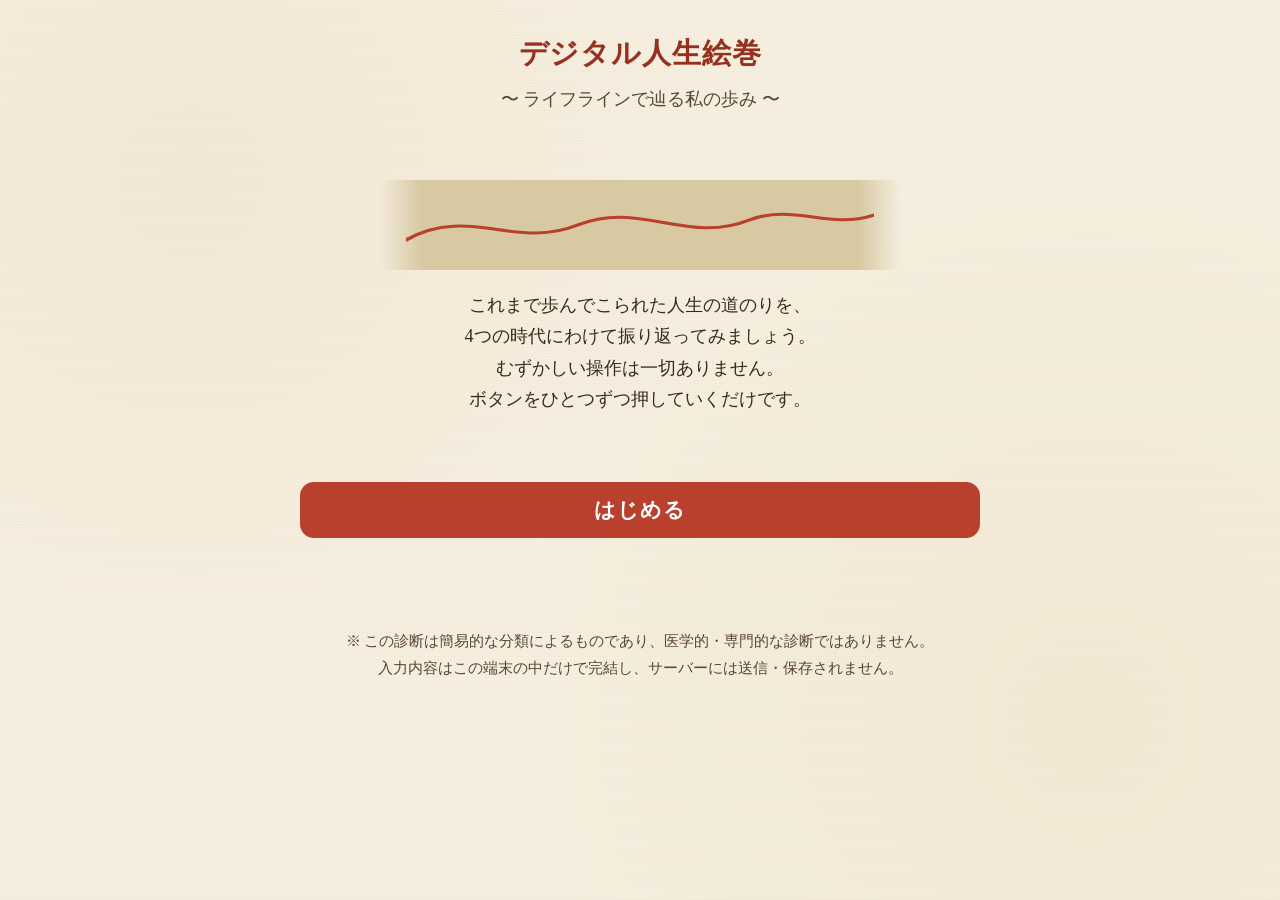
<file: index.html>
<!DOCTYPE html>
<html lang="ja">
<head>
<meta charset="UTF-8">
<meta name="viewport" content="width=device-width, initial-scale=1.0, maximum-scale=5.0">
<title>デジタル人生絵巻 〜ライフラインで辿る私の歩み〜</title>
<style>
  :root{
    --washi: #f6efdf;
    --washi-deep: #efe4ca;
    --ink: #3b2a1a;
    --ink-soft: #5a4632;
    --vermillion: #b8402c;
    --vermillion-dark: #963120;
    --gold: #b8862f;
    --line: #d8c9a3;
    --green: #4f6b4a;
  }
  * { box-sizing: border-box; }
  html, body {
    margin: 0;
    padding: 0;
    background: var(--washi);
    color: var(--ink);
    font-family: "Hiragino Mincho ProN", "Yu Mincho", "游明朝", "Noto Serif JP", serif;
    font-size: 18px;
    line-height: 1.75;
  }
  body {
    background-image:
      radial-gradient(circle at 15% 20%, rgba(184,64,44,0.04) 0, transparent 40%),
      radial-gradient(circle at 85% 80%, rgba(184,134,47,0.06) 0, transparent 45%),
      repeating-linear-gradient(0deg, rgba(90,70,50,0.02) 0px, rgba(90,70,50,0.02) 1px, transparent 1px, transparent 3px);
    min-height: 100vh;
  }
  .screen { display: none; max-width: 720px; margin: 0 auto; padding: 24px 20px 60px; }
  .screen.active { display: block; }

  header.app-header {
    text-align: center;
    padding: 28px 16px 10px;
  }
  header.app-header h1 {
    font-size: 1.6rem;
    margin: 0 0 6px;
    color: var(--vermillion-dark);
    letter-spacing: 0.03em;
  }
  header.app-header p.sub {
    margin: 0;
    color: var(--ink-soft);
    font-size: 1rem;
  }

  .card {
    background: rgba(255,253,246,0.75);
    border: 1px solid var(--line);
    border-radius: 18px;
    padding: 24px 22px;
    margin: 18px 0;
    box-shadow: 0 2px 10px rgba(90,70,50,0.08);
  }

  .btn {
    display: inline-flex;
    align-items: center;
    justify-content: center;
    min-height: 56px;
    padding: 12px 28px;
    font-size: 1.15rem;
    font-family: inherit;
    border-radius: 14px;
    border: 2px solid var(--vermillion);
    background: var(--vermillion);
    color: #fff;
    cursor: pointer;
    font-weight: bold;
    letter-spacing: 0.05em;
    transition: transform 0.08s ease, background 0.15s ease;
    width: 100%;
  }
  .btn:hover { background: var(--vermillion-dark); }
  .btn:active { transform: scale(0.98); }
  .btn.secondary {
    background: transparent;
    color: var(--vermillion-dark);
  }
  .btn.secondary:hover { background: rgba(184,64,44,0.08); }
  .btn.gold {
    background: var(--gold);
    border-color: var(--gold);
  }
  .btn.gold:hover { background: #9c711f; }
  .btn-row { display: flex; gap: 12px; flex-wrap: wrap; margin-top: 18px; }
  .btn-row .btn { flex: 1 1 200px; }

  .top-hero {
    text-align: center;
    padding: 10px 0 30px;
  }
  .top-hero .emaki-strip {
    height: 90px;
    margin: 20px auto;
    max-width: 520px;
    background: linear-gradient(90deg, transparent 0%, var(--line) 8%, var(--line) 92%, transparent 100%);
    border-radius: 6px;
    position: relative;
    display: flex;
    align-items: center;
    justify-content: center;
  }
  .top-hero .emaki-strip svg { width: 90%; height: 60px; }

  .stage-title {
    font-size: 1.25rem;
    font-weight: bold;
    color: var(--vermillion-dark);
    margin: 0 0 4px;
  }
  .stage-sub { color: var(--ink-soft); font-size: 0.95rem; margin: 0 0 14px; }

  .mood-grid {
    display: grid;
    grid-template-columns: repeat(5, 1fr);
    gap: 8px;
  }
  @media (max-width: 480px) {
    .mood-grid { grid-template-columns: repeat(5, 1fr); gap: 6px; }
    .mood-btn { font-size: 1.6rem !important; padding: 8px 2px !important; }
    .mood-btn .mood-label { font-size: 0.65rem !important; }
  }
  .mood-btn {
    display: flex;
    flex-direction: column;
    align-items: center;
    gap: 4px;
    padding: 12px 4px;
    min-height: 78px;
    border-radius: 14px;
    border: 2px solid var(--line);
    background: #fffdf6;
    cursor: pointer;
    font-size: 2rem;
    color: var(--ink);
    font-family: inherit;
  }
  .mood-btn .mood-label {
    font-size: 0.78rem;
    line-height: 1.2;
    font-weight: bold;
  }
  .mood-btn.selected {
    border-color: var(--vermillion);
    background: rgba(184,64,44,0.10);
    box-shadow: 0 0 0 3px rgba(184,64,44,0.15);
  }

  .memo-box { margin-top: 22px; }
  .memo-box label {
    display: block;
    font-weight: bold;
    margin-bottom: 8px;
    color: var(--ink-soft);
  }
  .memo-box input[type=text] {
    width: 100%;
    font-size: 1.1rem;
    font-family: inherit;
    padding: 14px;
    border-radius: 10px;
    border: 2px solid var(--line);
    background: #fffdf6;
    color: var(--ink);
  }

  .preview-wrap { text-align: center; margin: 10px 0; }
  canvas#preview-canvas, canvas#result-canvas {
    max-width: 100%;
    border-radius: 16px;
    background: var(--washi-deep);
    border: 1px solid var(--line);
  }

  .progress-hint {
    text-align: center;
    color: var(--ink-soft);
    font-size: 0.95rem;
    margin-bottom: 6px;
  }

  .result-title {
    text-align: center;
    font-size: 1.5rem;
    color: var(--vermillion-dark);
    margin: 4px 0 2px;
  }
  .result-subtitle {
    text-align: center;
    color: var(--ink-soft);
    margin: 0 0 18px;
    font-size: 1.05rem;
  }
  .msg-block {
    margin: 14px 0;
    padding-left: 14px;
    border-left: 4px solid var(--gold);
  }
  .msg-block h3 {
    margin: 0 0 6px;
    font-size: 1.1rem;
    color: var(--ink);
  }
  .msg-block p { margin: 0; color: var(--ink-soft); }

  .voice-message {
    background: #fffdf6;
    border: 2px dashed var(--vermillion);
    border-radius: 14px;
    padding: 18px 20px;
    margin: 20px 0;
    text-align: center;
    font-size: 1.15rem;
    font-weight: bold;
    color: var(--vermillion-dark);
  }

  .temple-card {
    background: linear-gradient(135deg, rgba(184,134,47,0.12), rgba(184,64,44,0.06));
    border: 1px solid var(--gold);
    border-radius: 18px;
    padding: 22px;
    margin: 24px 0;
    text-align: center;
  }
  .temple-card h3 {
    margin: 0 0 10px;
    color: var(--vermillion-dark);
    font-size: 1.2rem;
  }
  .temple-card p { margin: 0; color: var(--ink-soft); }

  footer.app-footer {
    text-align: center;
    color: var(--ink-soft);
    font-size: 0.85rem;
    padding: 30px 20px 10px;
  }

  @media print {
    header.app-header, .btn-row, .no-print { display: none !important; }
    body { background: #fff; }
    .card { box-shadow: none; border: 1px solid #ccc; }
  }
</style>
</head>
<body>

<header class="app-header">
  <h1>デジタル人生絵巻</h1>
  <p class="sub">〜 ライフラインで辿る私の歩み 〜</p>
</header>

<!-- 画面1: トップ -->
<section id="screen-top" class="screen active">
  <div class="top-hero">
    <div class="emaki-strip">
      <svg viewBox="0 0 300 60" preserveAspectRatio="none">
        <path d="M0,45 C40,10 70,55 110,30 C150,5 180,50 220,25 C250,8 270,35 300,20"
              fill="none" stroke="#b8402c" stroke-width="3" stroke-linecap="round"/>
      </svg>
    </div>
    <p>
      これまで歩んでこられた人生の道のりを、<br>
      4つの時代にわけて振り返ってみましょう。<br>
      むずかしい操作は一切ありません。<br>
      ボタンをひとつずつ押していくだけです。
    </p>
  </div>
  <div class="btn-row">
    <button class="btn" onclick="goToInput()">はじめる</button>
  </div>
</section>

<!-- 画面2: 入力 -->
<section id="screen-input" class="screen">
  <p class="progress-hint">それぞれの時代を振り返り、あてはまるものを選んでください</p>

  <div class="preview-wrap">
    <canvas id="preview-canvas" width="640" height="220"></canvas>
  </div>

  <div id="stage-cards"></div>

  <div class="memo-box card">
    <label for="memo-input">✏️ 一番印象に残っている出来事は？（例：就職、結婚、孫の誕生など／省略できます）</label>
    <input type="text" id="memo-input" placeholder="ここに入力してください（音声入力もできます）">
  </div>

  <div class="btn-row">
    <button class="btn secondary" onclick="goToTop()">もどる</button>
    <button class="btn" onclick="goToResult()">この道のりで診断する</button>
  </div>
</section>

<!-- 画面3: 結果 -->
<section id="screen-result" class="screen">
  <h2 class="result-title" id="result-type-title">診断結果</h2>
  <p class="result-subtitle" id="result-type-name"></p>

  <div class="preview-wrap">
    <canvas id="result-canvas" width="640" height="260"></canvas>
  </div>

  <div class="card">
    <div class="msg-block">
      <h3>📖 あなたの道のり</h3>
      <p id="msg-feature"></p>
    </div>
    <div class="msg-block">
      <h3>🧠 心理学からのメッセージ</h3>
      <p id="msg-psychology"></p>
    </div>
    <div class="msg-block">
      <h3>🙏 仏教・ビハーラからのメッセージ</h3>
      <p id="msg-buddhism"></p>
    </div>
  </div>

  <div class="voice-message" id="msg-voice"></div>

  <div class="temple-card">
    <h3>お寺の縁側へのお誘い</h3>
    <p>
      人生の荷物をふっと下ろしたくなったら、<br>
      いつでもお寺の縁側へお立ち寄りください。<br>
      お茶を一杯、ご一緒にいかがですか。
    </p>
  </div>

  <div class="btn-row no-print">
    <button class="btn gold" onclick="saveImage()">絵巻を画像として保存</button>
    <button class="btn secondary" onclick="window.print()">印刷する</button>
  </div>
  <div class="btn-row no-print">
    <button class="btn secondary" onclick="goToTop()">もう一度はじめから</button>
  </div>
</section>

<footer class="app-footer">
  ※ この診断は簡易的な分類によるものであり、医学的・専門的な診断ではありません。<br>
  入力内容はこの端末の中だけで完結し、サーバーには送信・保存されません。
</footer>

<script>
(function(){

  var STAGES = [
    { key: 'a', title: '① こどもの頃', sub: '（〜10代）', question: 'あの頃はどんな日々でしたか？' },
    { key: 'b', title: '② わかい頃', sub: '（20〜30代：仕事・結婚・子育てなど）', question: 'あの頃はどんな日々でしたか？' },
    { key: 'c', title: '③ あぶらの乗った頃', sub: '（40〜50代：責任・人生の山場）', question: 'あの頃はどんな日々でしたか？' },
    { key: 'd', title: '④ いま・これから', sub: '（60代以降）', question: '今はどんな日々ですか？' }
  ];

  var MOODS = [
    { value: -2, emoji: '⛈️', label: 'とても\n大変', full: 'とても大変だった' },
    { value: -1, emoji: '☁️', label: '少し\n苦しい', full: '少し苦しかった' },
    { value: 0,  emoji: '☀️', label: '平穏', full: '平穏だった' },
    { value: 1,  emoji: '🌤️', label: '充実', full: '充実していた' },
    { value: 2,  emoji: '🌈', label: '輝いて\nいた', full: '大変だったが輝いていた' }
  ];

  var scores = { a: null, b: null, c: null, d: null };

  var PATTERNS = {
    resilience: {
      name: '① 大器晩成・波乱万丈型（山越え谷越えの道）',
      feature: '若い頃や働き盛りの時期に大きな苦労がありましたが、そこを乗り越えて、今は穏やかで豊かな時期を迎えています。',
      psychology: '前半の逆境体験が、しなやかな回復力（レジリエンス）と、人生を深く見る知恵を育てました。苦労の分だけ、人としての厚みが増しています。',
      buddhism: '「泥中の蓮（でいちゅうのはす）」— 蓮の花は、泥の中からこそ美しく咲きます。あなたが経験した苦難という泥があったからこそ、今の大らかな心という花が咲いているのです。',
      voice: 'あの時、本当によく頑張りましたね。その苦労は、今のあなたの豊かさになっています。'
    },
    steady: {
      name: '② 誠実・着実前進型（穏やかな川の流れ）',
      feature: '大きく荒れることなく、一定のペースを保ちながら、着実に人生を積み重ねてこられました。',
      psychology: 'まじめに物事へ取り組む力（勤勉性）と、自分らしさ（自我同一性）を堅実に築き、周囲の人たちに安心感を与え続けてきた、安定の人生です。',
      buddhism: '「日日是好日（にちにちこれこうじつ）」— 特別な出来事がなくとも、平穏無事に今日という日を積み重ねてこられたこと自体が、何より尊い功績です。',
      voice: '静かに、けれど確かに歩んでこられましたね。その積み重ねこそが、何よりの宝物です。'
    },
    memory: {
      name: '③ 青春満開・追憶型（若き日の輝き道）',
      feature: '若い頃から働き盛りの時期にかけて充実の日々を過ごし、今は少し落ち着いた、静かな時期を迎えています。',
      psychology: 'それは、かつて仕事や家族のために力を出し切って生きてきた証です。今感じている寂しさは、これまでの人生をひとつにまとめていく「統合」への入り口です。',
      buddhism: '「諸行無常（しょぎょうむじょう）」— すべての景色は移りゆくもの。それを静かに受け容れ、今は「何もしない自分」を許してあげる、休息（ビハーラ）の時なのかもしれません。',
      voice: 'たくさんのことをやり遂げてきましたね。今は、ゆっくり休んでいい時です。'
    },
    endurance: {
      name: '④ 苦闘耐乏・慈愛型（風雪に耐えた道）',
      feature: '長い間、苦労が続く日々でしたが、それでも歩みを止めることなく、今日まで踏ん張ってこられました。',
      psychology: '厳しい環境を耐え抜き、今日まで命をつないでこられたことは、驚くべき強さの証です。その強さは、静かに人を思いやる力にもなっています。',
      buddhism: '「おかげさま・大慈悲（だいじひ）」— もう、重い荷物を下ろしてもいいのです。弱音を吐いて、それをそのまま受け止めてもらえる場所が、ちゃんとあります。',
      voice: 'よくぞここまで、一人で頑張ってこられました。もう、肩の荷を下ろしていいのですよ。'
    },
    colorful: {
      name: '⑤ 多彩な人生行路型（彩り豊かな道）',
      feature: '山あり谷ありの、変化に富んだ道のりでした。それはまさに、あなたらしい歩みの証です。',
      psychology: 'さまざまな出来事のたびに、その都度しなやかに形を変えて適応してこられました。ひとつの型にはまらない、あなただけの人生の物語です。',
      buddhism: '「一期一会（いちごいちえ）」— その時々に出会った出来事や人との縁のひとつひとつが、かけがえのない人生の彩りとなっています。',
      voice: '色々なことがありましたね。その一つひとつが、あなたらしい人生をつくっています。'
    }
  };

  function classify(s){
    var a = s.a, b = s.b, c = s.c, d = s.d;
    var all = [a,b,c,d];
    var max = Math.max.apply(null, all);
    var min = Math.min.apply(null, all);
    var range = max - min;
    var avg = (a+b+c+d) / 4;
    var dip = Math.min(b, c);
    var riseAfterDip = d - dip;
    var pastPeak = Math.max(a, b, c);
    var dropNow = pastPeak - d;

    if (dip <= -1 && riseAfterDip >= 2) {
      return PATTERNS.resilience;
    }
    if (avg <= -1) {
      return PATTERNS.endurance;
    }
    if (range <= 1) {
      return PATTERNS.steady;
    }
    if (pastPeak >= 1 && dropNow >= 2) {
      return PATTERNS.memory;
    }
    return PATTERNS.colorful;
  }

  // ---- 画面制御 ----
  function showScreen(id){
    document.querySelectorAll('.screen').forEach(function(el){ el.classList.remove('active'); });
    document.getElementById(id).classList.add('active');
    window.scrollTo(0,0);
  }
  window.goToTop = function(){
    scores = { a: null, b: null, c: null, d: null };
    document.getElementById('memo-input').value = '';
    buildStageCards();
    showScreen('screen-top');
  };
  window.goToInput = function(){
    showScreen('screen-input');
    drawPreview();
  };
  window.goToResult = function(){
    var filled = STAGES.every(function(st){ return scores[st.key] !== null; });
    if (!filled) {
      alert('4つの時代すべてで、あてはまるものをひとつずつ選んでください。');
      return;
    }
    renderResult();
    showScreen('screen-result');
  };

  // ---- 入力カード生成 ----
  function buildStageCards(){
    var container = document.getElementById('stage-cards');
    container.innerHTML = '';
    STAGES.forEach(function(stage){
      var card = document.createElement('div');
      card.className = 'card';

      var title = document.createElement('p');
      title.className = 'stage-title';
      title.textContent = stage.title + ' ' + stage.sub;
      card.appendChild(title);

      var sub = document.createElement('p');
      sub.className = 'stage-sub';
      sub.textContent = stage.question;
      card.appendChild(sub);

      var grid = document.createElement('div');
      grid.className = 'mood-grid';
      MOODS.forEach(function(mood){
        var btn = document.createElement('button');
        btn.type = 'button';
        btn.className = 'mood-btn';
        btn.setAttribute('aria-label', mood.full + ' を選択');
        btn.innerHTML = '<span>' + mood.emoji + '</span><span class="mood-label">' + mood.label.replace('\n','<br>') + '</span>';
        btn.addEventListener('click', function(){
          scores[stage.key] = mood.value;
          Array.prototype.forEach.call(grid.children, function(b){ b.classList.remove('selected'); });
          btn.classList.add('selected');
          drawPreview();
        });
        grid.appendChild(btn);
      });
      card.appendChild(grid);
      container.appendChild(card);
    });
  }

  // ---- 折れ線（絵巻風の滑らかな曲線）描画 ----
  function drawLifeline(canvas, s, opts){
    opts = opts || {};
    var ctx = canvas.getContext('2d');
    var w = canvas.width, h = canvas.height;
    ctx.clearRect(0,0,w,h);

    // 和紙背景
    var grad = ctx.createLinearGradient(0,0,0,h);
    grad.addColorStop(0, '#f4ecd8');
    grad.addColorStop(1, '#ecdfc2');
    ctx.fillStyle = grad;
    ctx.fillRect(0,0,w,h);

    var padX = 50, padY = 30;
    var plotW = w - padX*2, plotH = h - padY*2;

    // 基準線（平穏ライン）
    ctx.strokeStyle = 'rgba(90,70,50,0.25)';
    ctx.lineWidth = 1;
    ctx.beginPath();
    ctx.moveTo(padX, padY + plotH/2);
    ctx.lineTo(w - padX, padY + plotH/2);
    ctx.stroke();

    var labels = ['こども', 'わかい頃', 'あぶらの乗った頃', 'いま'];
    var keys = ['a','b','c','d'];
    var pts = [];
    for (var i = 0; i < 4; i++){
      var val = s[keys[i]];
      val = (val === null || val === undefined) ? 0 : val;
      var x = padX + (plotW * i / 3);
      var y = padY + plotH/2 - (val/2) * (plotH/2);
      pts.push({x:x, y:y, has: s[keys[i]] !== null && s[keys[i]] !== undefined});
    }

    // なめらかな曲線（キャットムル・ロム風のベジェ補間）
    ctx.lineWidth = 5;
    ctx.lineCap = 'round';
    ctx.lineJoin = 'round';
    ctx.strokeStyle = '#b8402c';
    ctx.shadowColor = 'rgba(184,64,44,0.25)';
    ctx.shadowBlur = 6;
    ctx.beginPath();
    ctx.moveTo(pts[0].x, pts[0].y);
    for (var j = 0; j < pts.length - 1; j++){
      var p0 = pts[j === 0 ? 0 : j-1];
      var p1 = pts[j];
      var p2 = pts[j+1];
      var p3 = pts[j+2 < pts.length ? j+2 : j+1];
      var cp1x = p1.x + (p2.x - p0.x) / 6;
      var cp1y = p1.y + (p2.y - p0.y) / 6;
      var cp2x = p2.x - (p3.x - p1.x) / 6;
      var cp2y = p2.y - (p3.y - p1.y) / 6;
      ctx.bezierCurveTo(cp1x, cp1y, cp2x, cp2y, p2.x, p2.y);
    }
    ctx.stroke();
    ctx.shadowBlur = 0;

    // 点とラベル
    ctx.font = (opts.small ? '12px' : '14px') + ' "Hiragino Mincho ProN", serif';
    ctx.fillStyle = '#3b2a1a';
    ctx.textAlign = 'center';
    pts.forEach(function(p, idx){
      ctx.fillStyle = p.has ? '#b8862f' : 'rgba(184,134,47,0.35)';
      ctx.beginPath();
      ctx.arc(p.x, p.y, 7, 0, Math.PI*2);
      ctx.fill();
      ctx.fillStyle = '#3b2a1a';
      ctx.fillText(labels[idx], p.x, h - 8);
    });
  }

  function drawPreview(){
    drawLifeline(document.getElementById('preview-canvas'), scores, {small:true});
  }

  function renderResult(){
    var canvas = document.getElementById('result-canvas');
    drawLifeline(canvas, scores, {});

    var pattern = classify(scores);
    document.getElementById('result-type-title').textContent = 'あなたの人生絵巻';
    document.getElementById('result-type-name').textContent = pattern.name;
    document.getElementById('msg-feature').textContent = pattern.feature;
    document.getElementById('msg-psychology').textContent = pattern.psychology;
    document.getElementById('msg-buddhism').textContent = pattern.buddhism;
    document.getElementById('msg-voice').textContent = '「' + pattern.voice + '」';

    var memo = document.getElementById('memo-input').value.trim();
    if (memo) {
      var memoP = document.createElement('p');
      memoP.style.textAlign = 'center';
      memoP.style.color = '#5a4632';
      memoP.style.marginTop = '-6px';
      memoP.textContent = '（心に残る出来事：' + memo + '）';
      var wrap = canvas.parentElement;
      var existing = wrap.querySelector('.memo-echo');
      if (existing) existing.remove();
      memoP.className = 'memo-echo';
      wrap.appendChild(memoP);
    } else {
      var wrap2 = canvas.parentElement;
      var ex2 = wrap2.querySelector('.memo-echo');
      if (ex2) ex2.remove();
    }
  }

  window.saveImage = function(){
    var canvas = document.getElementById('result-canvas');
    var link = document.createElement('a');
    link.download = 'デジタル人生絵巻.png';
    link.href = canvas.toDataURL('image/png');
    link.click();
  };

  buildStageCards();
})();
</script>

</body>
</html>
</file>
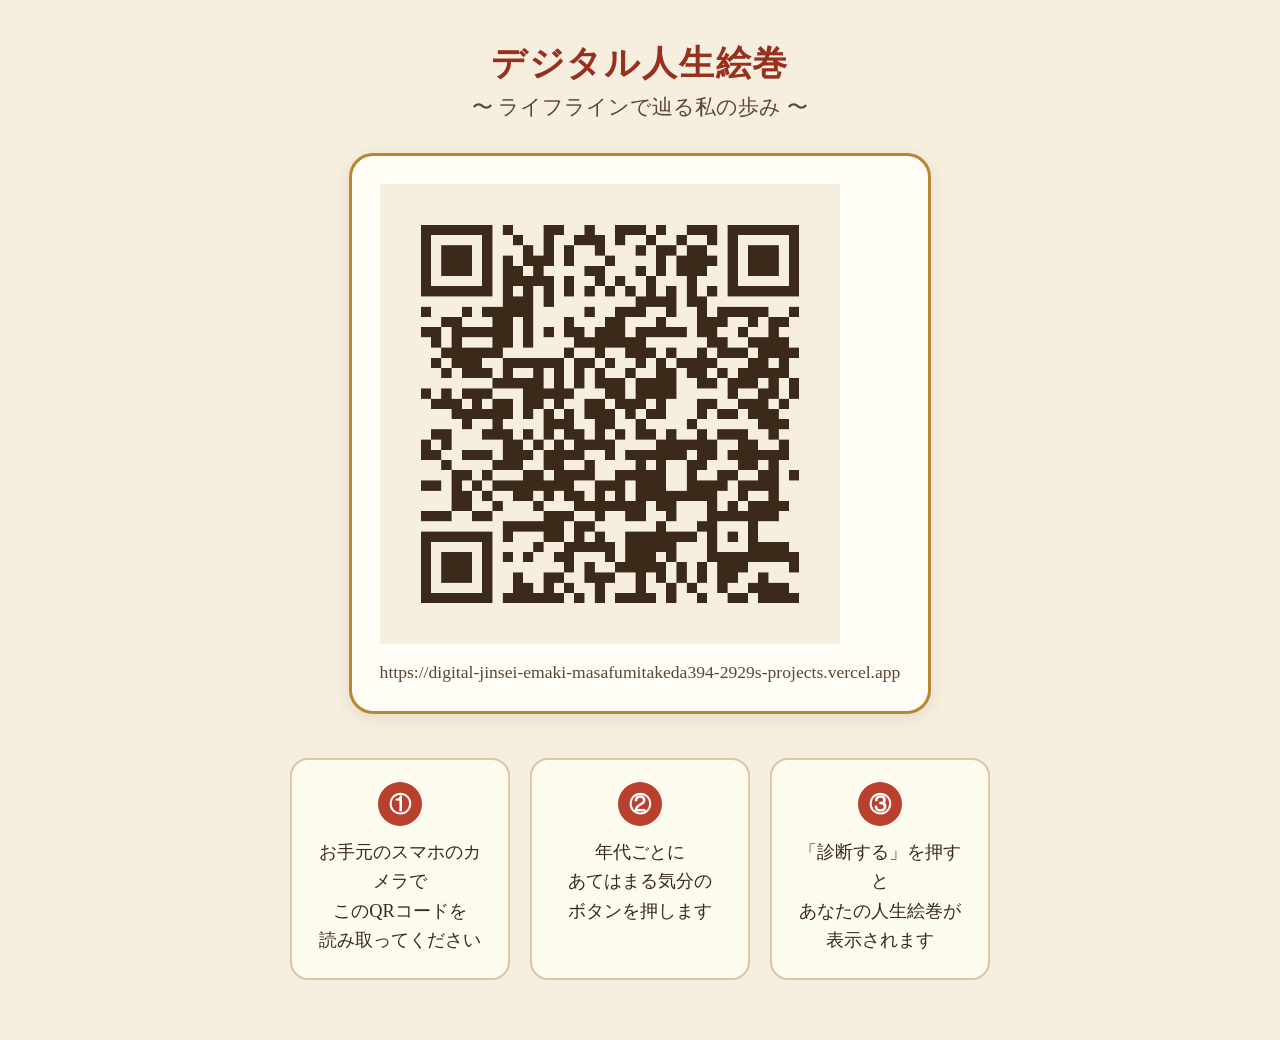
<file: qr.html>
<!DOCTYPE html>
<html lang="ja">
<head>
<meta charset="UTF-8">
<meta name="viewport" content="width=device-width, initial-scale=1.0">
<title>デジタル人生絵巻 QR案内</title>
<style>
  :root{
    --washi: #f6efdf;
    --ink: #3b2a1a;
    --ink-soft: #5a4632;
    --vermillion: #b8402c;
    --vermillion-dark: #963120;
    --gold: #b8862f;
    --line: #d8c9a3;
  }
  * { box-sizing: border-box; }
  html, body {
    margin: 0;
    padding: 0;
    background: var(--washi);
    color: var(--ink);
    font-family: "Hiragino Mincho ProN", "Yu Mincho", "游明朝", "Noto Serif JP", serif;
  }
  .page {
    max-width: 900px;
    margin: 0 auto;
    padding: 40px 24px 60px;
    text-align: center;
  }
  h1 {
    font-size: 2.2rem;
    color: var(--vermillion-dark);
    margin: 0 0 6px;
    letter-spacing: 0.05em;
  }
  p.sub {
    font-size: 1.3rem;
    color: var(--ink-soft);
    margin: 0 0 32px;
  }
  .qr-wrap {
    display: inline-block;
    background: #fffdf6;
    border: 3px solid var(--gold);
    border-radius: 24px;
    padding: 28px;
    box-shadow: 0 4px 16px rgba(90,70,50,0.12);
  }
  .qr-wrap img {
    width: min(70vw, 460px);
    height: auto;
    display: block;
  }
  .url-text {
    margin-top: 18px;
    font-size: 1.1rem;
    color: var(--ink-soft);
    word-break: break-all;
  }
  .steps {
    display: flex;
    flex-wrap: wrap;
    justify-content: center;
    gap: 20px;
    margin-top: 44px;
  }
  .step {
    background: rgba(255,253,246,0.8);
    border: 2px solid var(--line);
    border-radius: 18px;
    padding: 22px 20px;
    width: 220px;
  }
  .step .num {
    display: inline-flex;
    align-items: center;
    justify-content: center;
    width: 44px;
    height: 44px;
    border-radius: 50%;
    background: var(--vermillion);
    color: #fff;
    font-size: 1.4rem;
    font-weight: bold;
    margin-bottom: 12px;
  }
  .step p {
    font-size: 1.15rem;
    margin: 0;
    line-height: 1.6;
  }
  @media print {
    body { background: #fff; }
  }
</style>
</head>
<body>
<div class="page">
  <h1>デジタル人生絵巻</h1>
  <p class="sub">〜 ライフラインで辿る私の歩み 〜</p>

  <div class="qr-wrap">
    <img src="[data-uri]" alt="デジタル人生絵巻アプリへのQRコード">
    <div class="url-text">https://digital-jinsei-emaki-masafumitakeda394-2929s-projects.vercel.app</div>
  </div>

  <div class="steps">
    <div class="step">
      <div class="num">①</div>
      <p>お手元のスマホのカメラで<br>このQRコードを<br>読み取ってください</p>
    </div>
    <div class="step">
      <div class="num">②</div>
      <p>年代ごとに<br>あてはまる気分の<br>ボタンを押します</p>
    </div>
    <div class="step">
      <div class="num">③</div>
      <p>「診断する」を押すと<br>あなたの人生絵巻が<br>表示されます</p>
    </div>
  </div>
</div>
</body>
</html>
</file>
